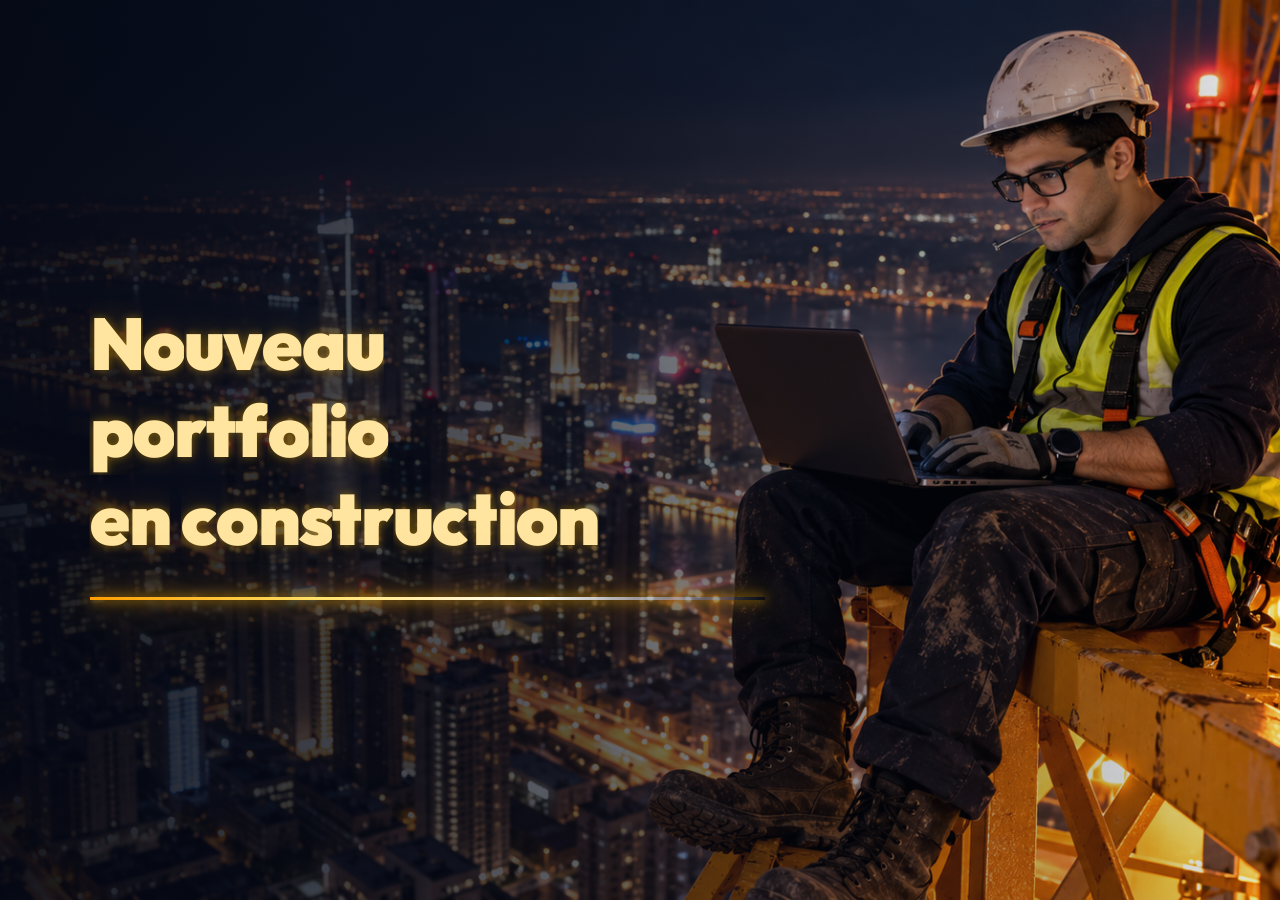
<file: index.html>
<!DOCTYPE html>
<html lang="fr">
<head>
  <meta charset="UTF-8">
  <meta name="viewport" content="width=device-width, initial-scale=1.0">
  <title>Portfolio en construction</title>
  <link rel="stylesheet" href="css/style.css">
</head>
<body>

  <main class="hero">
    <div class="contenu">

      <h1 class="titre" aria-label="Nouveau portfolio en construction">
        <span class="ligne">Nouveau</span>
        <span class="ligne">portfolio</span>
        <span class="ligne">en construction</span>
      </h1>

      <div class="barre"></div>

    </div>
  </main>

  <script src="js/script.js"></script>
</body>
</html>
</file>
<file: css/style.css>
@import url('https://fonts.googleapis.com/css2?family=Outfit:wght@800;900&display=swap');

* {
  margin: 0;
  padding: 0;
  box-sizing: border-box;
}

body {
  background: #080c19;
  font-family: 'Outfit', Arial, sans-serif;
  overflow-x: hidden;
}

.hero {
  min-height: 100vh;
  min-height: 100svh;
  display: flex;
  align-items: center;
  overflow: hidden;

  background:
    linear-gradient(
      90deg,
      rgba(4, 8, 20, 0.93),
      rgba(4, 8, 20, 0.65) 45%,
      rgba(4, 8, 20, 0.08)
    ),
    url("../images/IP.png");

  background-size: cover;
  background-position: center;
}

.contenu {
  width: 100%;
  padding: 7%;
}

.titre {
  font-size: clamp(1.7rem, 5.7vw, 6.4rem);
  font-weight: 900;
  line-height: 1.2;
  letter-spacing: -0.025em;
}

.ligne {
  display: block;
  white-space: nowrap;
  color: #ffe5a0;

  text-shadow:
    0 0 10px rgba(255, 187, 0, 0.4),
    0 0 30px rgba(255, 170, 0, 0.2);
}

/* ANIMATION DES LETTRES */

.lettre {
  display: inline-block;
  opacity: 0;

  clip-path: inset(0 100% 0 0);

  animation: apparition 0.72s
    cubic-bezier(0.22, 1, 0.36, 1)
    both;

  animation-delay: var(--delai);
}

@keyframes apparition {
  0% {
    opacity: 0;
    clip-path: inset(0 100% 0 0);
    transform: translateX(-10px);
    filter: blur(8px) brightness(2);
  }

  60% {
    opacity: 1;
    clip-path: inset(0 15% 0 0);
    transform: translateX(-2px);
    filter: blur(1px) brightness(1.5);
  }

  100% {
    opacity: 1;
    clip-path: inset(0 0 0 0);
    transform: translateX(0);
    filter: none;
  }
}

/* BARRE DORÉE */

.barre {
  width: min(675px, 100%);
  height: 3px;
  margin-top: 35px;

  background: linear-gradient(
    90deg,
    #ff9d00,
    #ffe066,
    #ffffff,
    transparent
  );

  box-shadow:
    0 0 12px #ffb300,
    0 0 30px #ff9500,
    0 0 55px rgba(255, 174, 0, 0.65);

  transform: scaleX(0);
  transform-origin: left;

  animation: dessinerBarre 1.5s
    cubic-bezier(0.22, 1, 0.36, 1)
    both;

  animation-delay: var(--delai-barre, 5s);
}

@keyframes dessinerBarre {
  from {
    opacity: 0;
    transform: scaleX(0);
  }

  to {
    opacity: 1;
    transform: scaleX(1);
  }
}

/* MOBILE */

@media (max-width: 768px) {
  .hero {
    background-position: 65% center;
  }

  .contenu {
    padding: 6%;
  }

  .titre {
    font-size: clamp(1.55rem, 6vw, 3.4rem);
  }

  .barre {
    margin-top: 25px;
  }
}

/* ACCESSIBILITÉ */

@media (prefers-reduced-motion: reduce) {
  .lettre, .barre {
    animation: none !important;
    opacity: 1;
    filter: none;
    clip-path: none;
    transform: none;
  }
}
</file>
